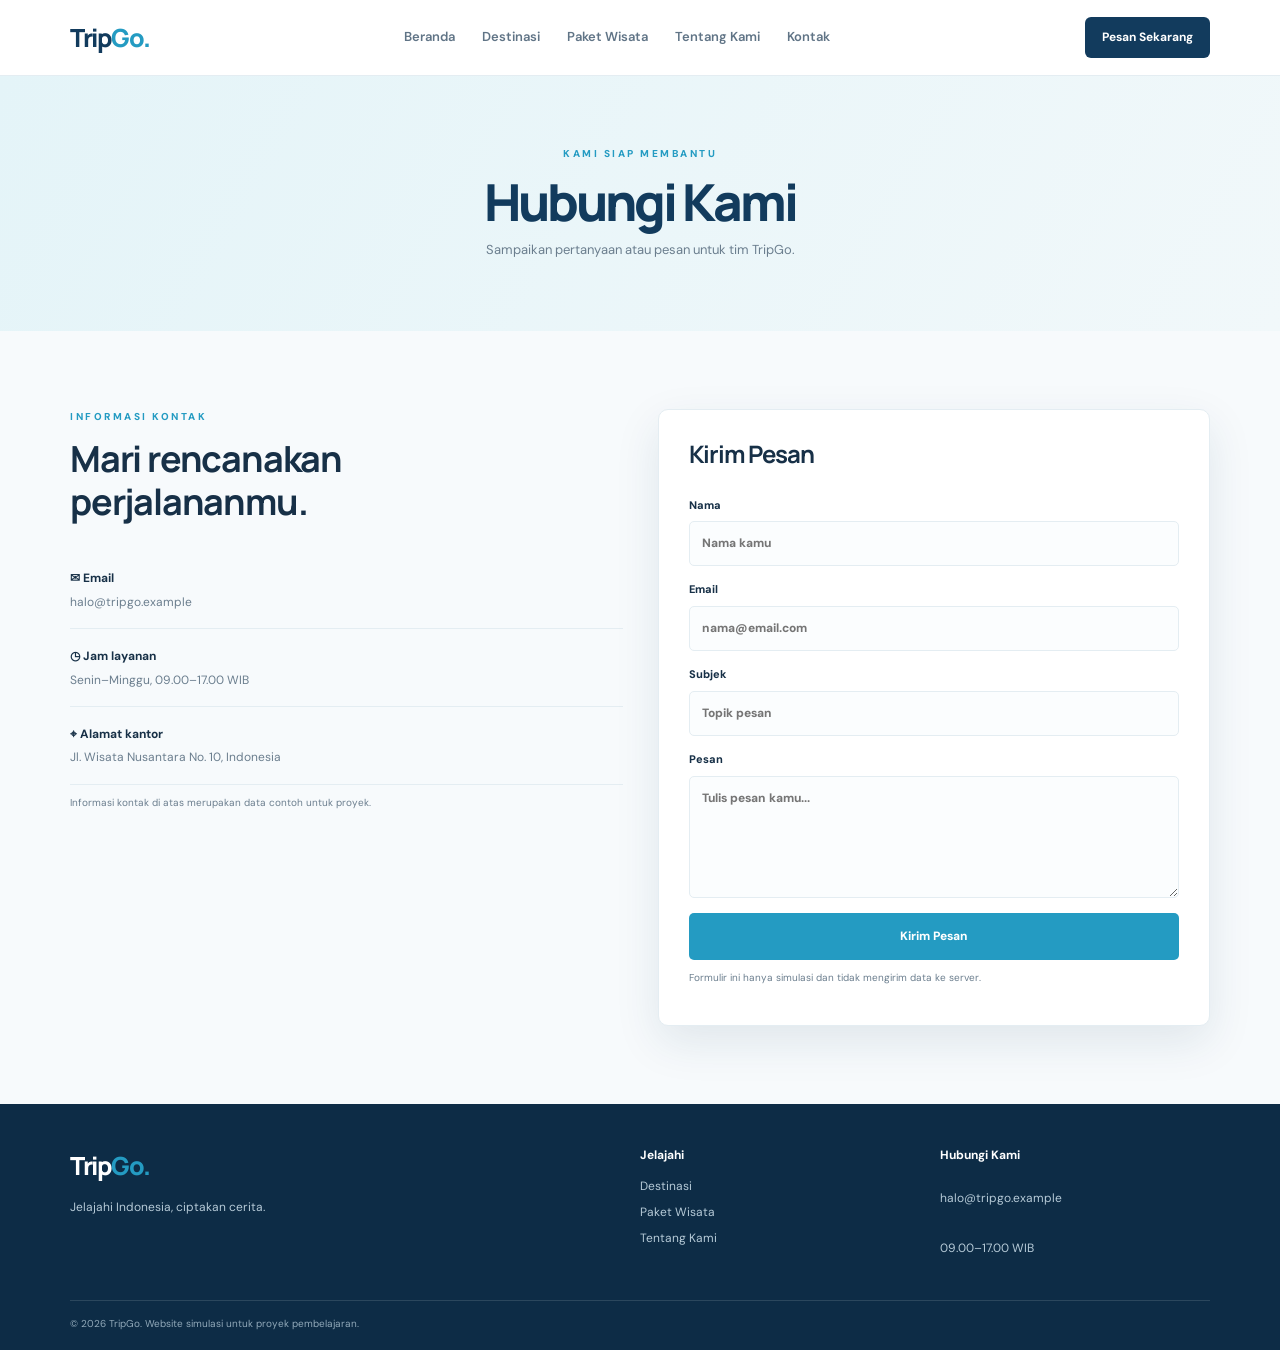
<file: kontak.html>
<!DOCTYPE html>
<html lang="id">
<head>
  <meta charset="UTF-8">
  <meta name="viewport" content="width=device-width, initial-scale=1.0">
  <title>Kontak | TripGo</title>
  <link rel="stylesheet" href="css/style.css">
</head>
<body>

  <!-- Header & Navigasi -->
  <header class="header">
    <nav class="nav wrap">
      <a class="logo" href="index.html">Trip<span>Go.</span></a>
      <button class="menu-toggle" aria-label="Buka menu">☰</button>
      <div class="nav-links">
        <a href="index.html">Beranda</a>
        <a href="destinasi.html">Destinasi</a>
        <a href="paket.html">Paket Wisata</a>
        <a href="tentang.html">Tentang Kami</a>
        <a href="kontak.html" class="active">Kontak</a>
      </div>
      <a class="nav-cta" href="pemesanan.html">Pesan Sekarang</a>
    </nav>
  </header>

  <!-- Konten Utama -->
  <main>
    <!-- Banner Halaman -->
    <section class="page-banner">
      <div class="wrap">
        <span class="kicker">KAMI SIAP MEMBANTU</span>
        <h1>Hubungi Kami</h1>
        <p>Sampaikan pertanyaan atau pesan untuk tim TripGo.</p>
      </div>
    </section>

    <!-- Bagian Informasi Kontak & Formulir -->
    <section class="section wrap contact-layout">
      <!-- Informasi Kontak -->
      <div>
        <span class="kicker">INFORMASI KONTAK</span>
        <h2>Mari rencanakan<br>perjalananmu.</h2>
        <div class="contact-detail">
          <b>✉ Email</b>
          <p>halo@tripgo.example</p>
        </div>
        <div class="contact-detail">
          <b>◷ Jam layanan</b>
          <p>Senin–Minggu, 09.00–17.00 WIB</p>
        </div>
        <div class="contact-detail">
          <b>⌖ Alamat kantor</b>
          <p>Jl. Wisata Nusantara No. 10, Indonesia</p>
        </div>
        <p class="fine">Informasi kontak di atas merupakan data contoh untuk proyek.</p>
      </div>

      <!-- Formulir Pesan -->
      <form class="form-card" id="contact-form">
        <h2>Kirim Pesan</h2>
        
        <label>
          Nama
          <input id="contact-name" required placeholder="Nama kamu">
        </label>
        
        <label>
          Email
          <input id="contact-email" type="email" required placeholder="nama@email.com">
        </label>
        
        <label>
          Subjek
          <input id="contact-subject" required placeholder="Topik pesan">
        </label>
        
        <label>
          Pesan
          <textarea id="contact-message" rows="5" required placeholder="Tulis pesan kamu..."></textarea>
        </label>
        
        <button class="btn primary full" type="submit">Kirim Pesan</button>
        <p class="fine">Formulir ini hanya simulasi dan tidak mengirim data ke server.</p>
      </form>
    </section>
  </main>

  <!-- Footer -->
  <footer class="footer">
    <div class="wrap footer-inner">
      <div>
        <a class="logo light" href="index.html">Trip<span>Go.</span></a>
        <p>Jelajahi Indonesia, ciptakan cerita.</p>
      </div>
      <div>
        <strong>Jelajahi</strong>
        <a href="destinasi.html">Destinasi</a>
        <a href="paket.html">Paket Wisata</a>
        <a href="tentang.html">Tentang Kami</a>
      </div>
      <div>
        <strong>Hubungi Kami</strong>
        <p>halo@tripgo.example</p>
        <p>09.00–17.00 WIB</p>
      </div>
    </div>
    <div class="wrap copyright">
      © <span class="year"></span> TripGo. Website simulasi untuk proyek pembelajaran.
    </div>
  </footer>

  <!-- Komponen Pendukung (Toast & Modal) -->
  <div class="toast" id="toast" role="status"></div>
  <div class="modal-backdrop" id="modal" aria-hidden="true">
    <section class="modal" role="dialog" aria-modal="true" aria-labelledby="modal-title">
      <button class="modal-close" id="modal-close" aria-label="Tutup">×</button>
      <div id="modal-content"></div>
    </section>
  </div>

  <!-- Berkas JavaScript -->
  <script src="js/data.js"></script>
  <script src="js/script.js"></script>
</body>
</html>
</file>
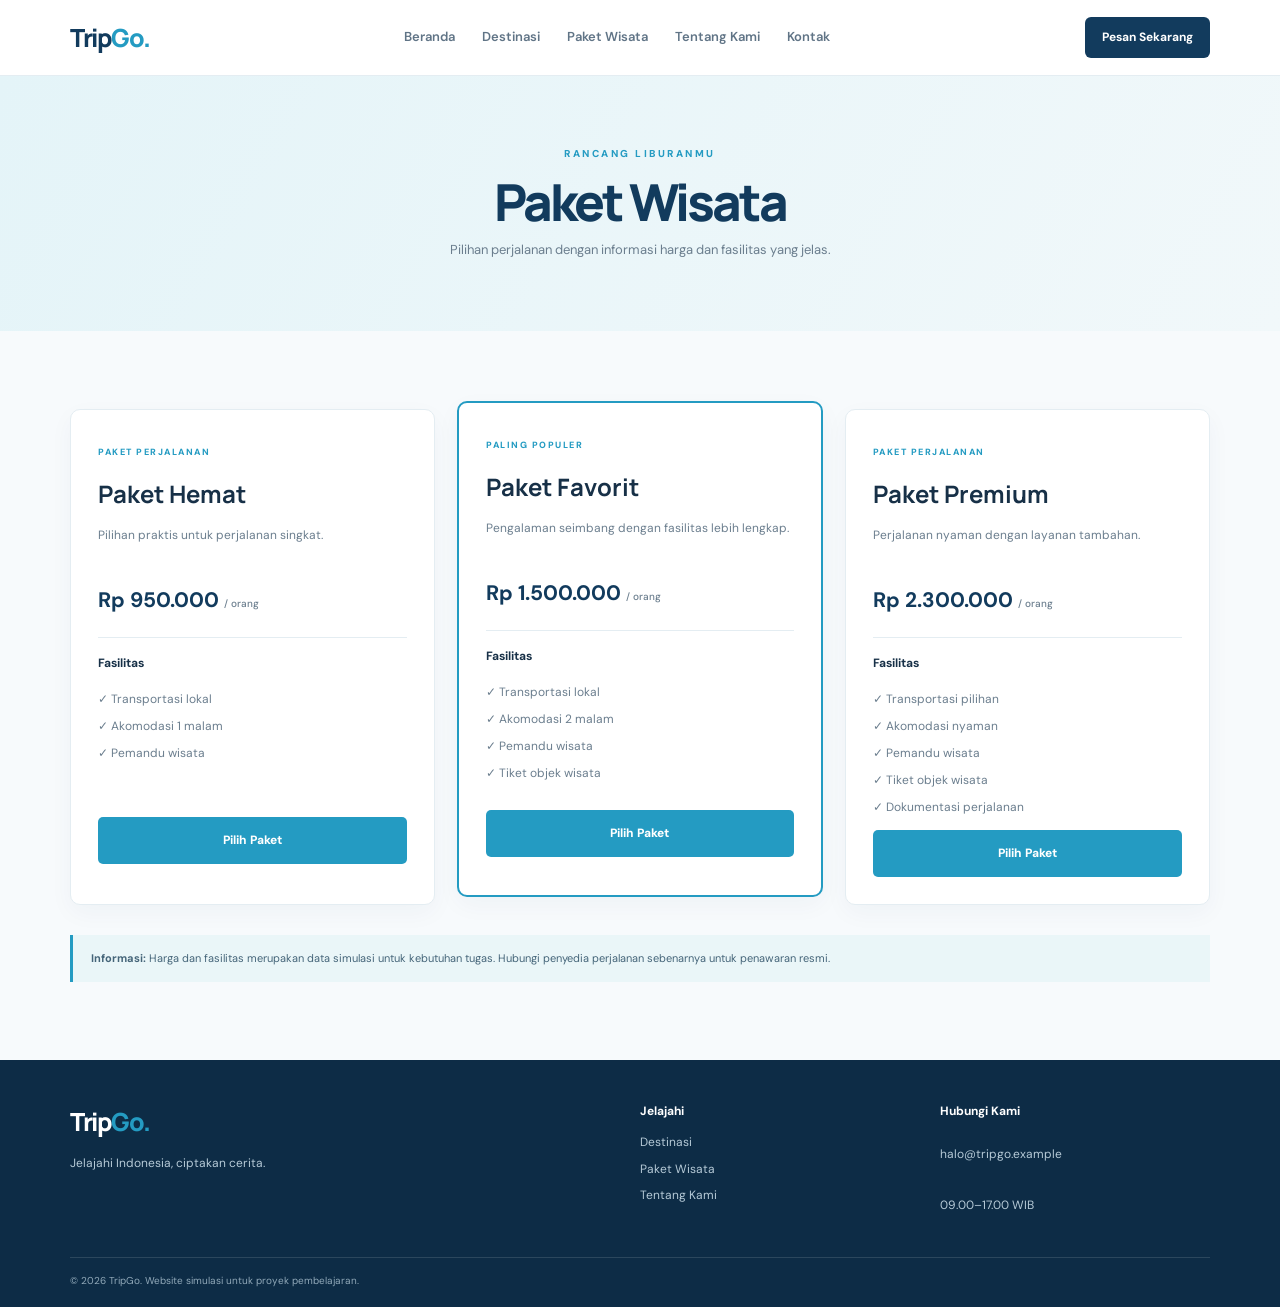
<file: paket.html>
<!DOCTYPE html>
<html lang="id">
<head>
  <meta charset="UTF-8">
  <meta name="viewport" content="width=device-width, initial-scale=1.0">
  <title>Paket Wisata | TripGo</title>
  <link rel="stylesheet" href="css/style.css">
</head>
<body>

  <!-- Header & Navigasi -->
  <header class="header">
    <nav class="nav wrap">
      <a class="logo" href="index.html">Trip<span>Go.</span></a>
      <button class="menu-toggle" aria-label="Buka menu">☰</button>
      <div class="nav-links">
        <a href="index.html">Beranda</a>
        <a href="destinasi.html">Destinasi</a>
        <a href="paket.html">Paket Wisata</a>
        <a href="tentang.html">Tentang Kami</a>
        <a href="kontak.html">Kontak</a>
      </div>
      <a class="nav-cta" href="pemesanan.html">Pesan Sekarang</a>
    </nav>
  </header>

  <!-- Konten Utama -->
  <main>
    <!-- Banner Halaman -->
    <section class="page-banner">
      <div class="wrap">
        <span class="kicker">RANCANG LIBURANMU</span>
        <h1>Paket Wisata</h1>
        <p>Pilihan perjalanan dengan informasi harga dan fasilitas yang jelas.</p>
      </div>
    </section>

    <!-- Daftar Paket Wisata -->
    <section class="section wrap">
      <div class="cards package-cards" id="package-list"></div>
      <div class="notice">
        <strong>Informasi:</strong> Harga dan fasilitas merupakan data simulasi untuk kebutuhan tugas. Hubungi penyedia perjalanan sebenarnya untuk penawaran resmi.
      </div>
    </section>
  </main>

  <!-- Footer -->
  <footer class="footer">
    <div class="wrap footer-inner">
      <div>
        <a class="logo light" href="index.html">Trip<span>Go.</span></a>
        <p>Jelajahi Indonesia, ciptakan cerita.</p>
      </div>
      <div>
        <strong>Jelajahi</strong>
        <a href="destinasi.html">Destinasi</a>
        <a href="paket.html">Paket Wisata</a>
        <a href="tentang.html">Tentang Kami</a>
      </div>
      <div>
        <strong>Hubungi Kami</strong>
        <p>halo@tripgo.example</p>
        <p>09.00–17.00 WIB</p>
      </div>
    </div>
    <div class="wrap copyright">
      © <span class="year"></span> TripGo. Website simulasi untuk proyek pembelajaran.
    </div>
  </footer>

  <!-- Komponen Pendukung (Toast & Modal) -->
  <div class="toast" id="toast" role="status"></div>
  <div class="modal-backdrop" id="modal" aria-hidden="true">
    <section class="modal" role="dialog" aria-modal="true" aria-labelledby="modal-title">
      <button class="modal-close" id="modal-close" aria-label="Tutup">×</button>
      <div id="modal-content"></div>
    </section>
  </div>

  <!-- Berkas JavaScript -->
  <script src="js/data.js"></script>
  <script src="js/script.js"></script>
</body>
</html>
</file>
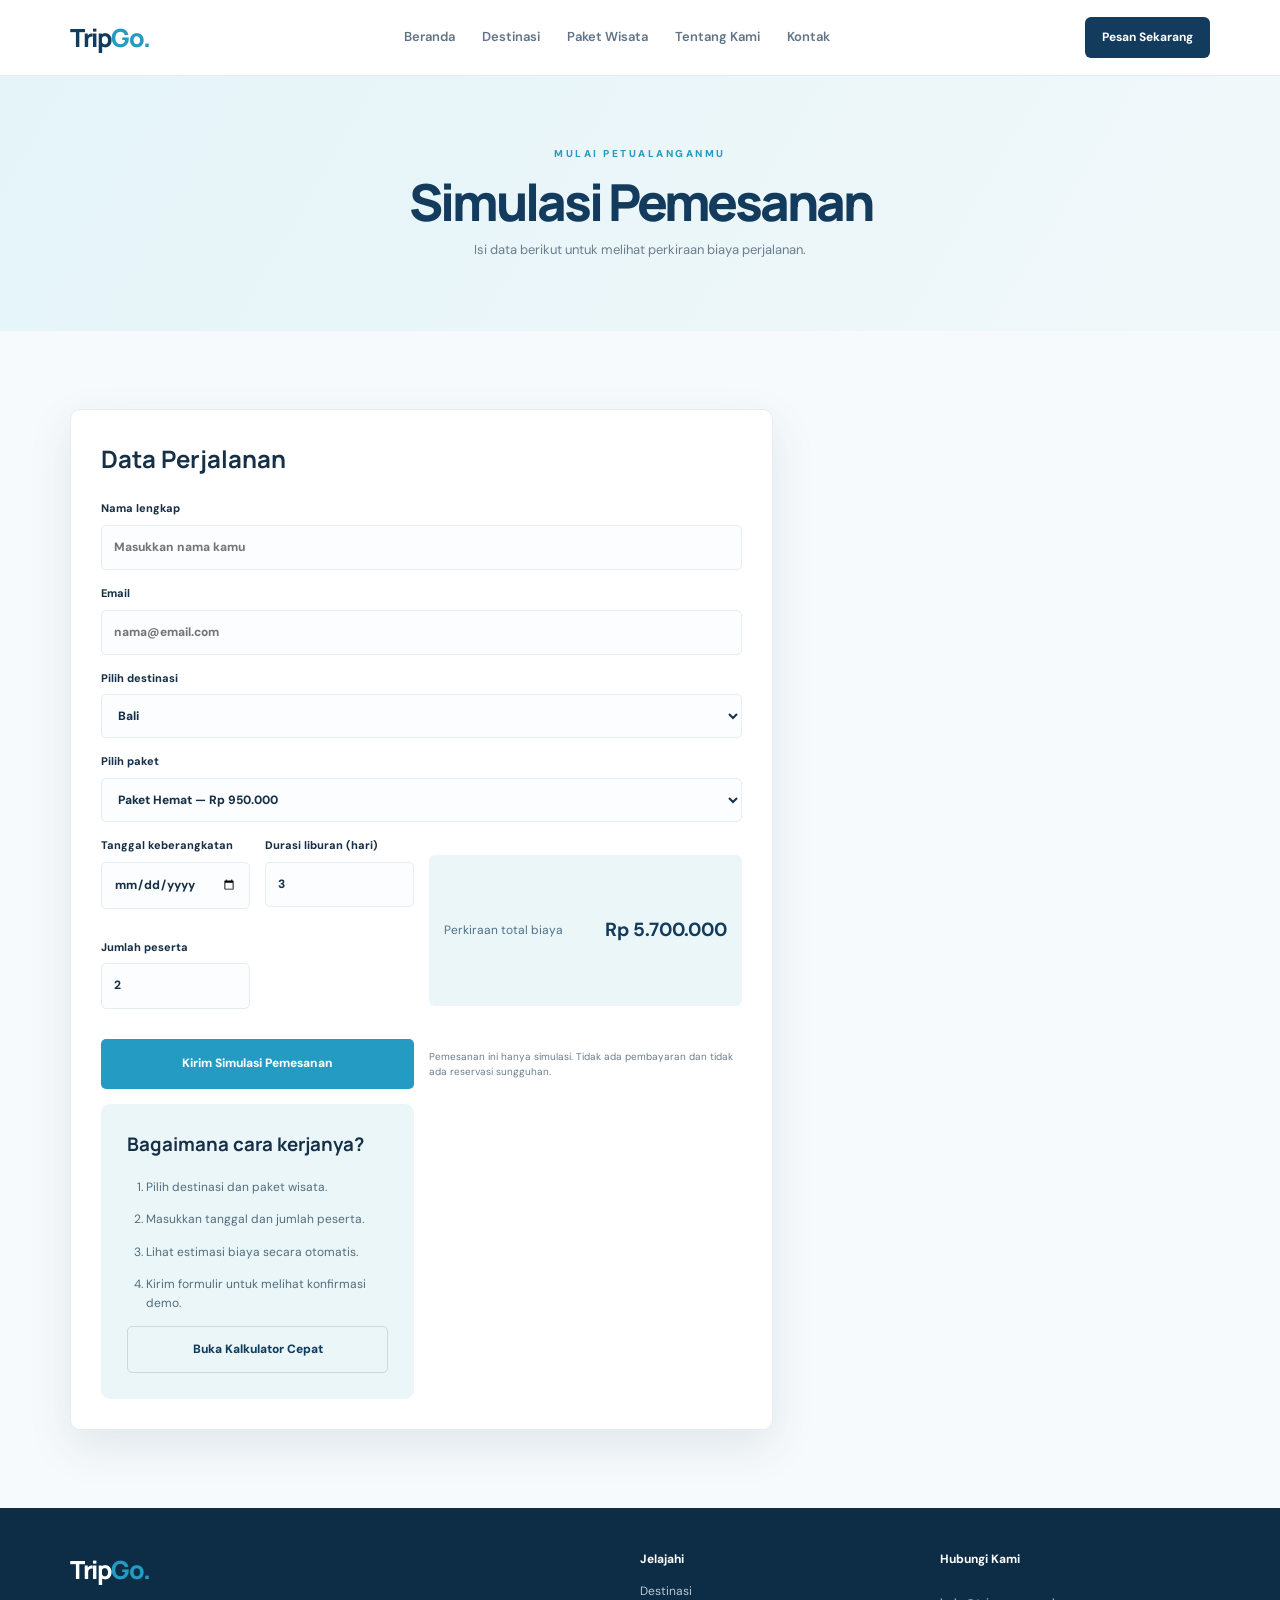
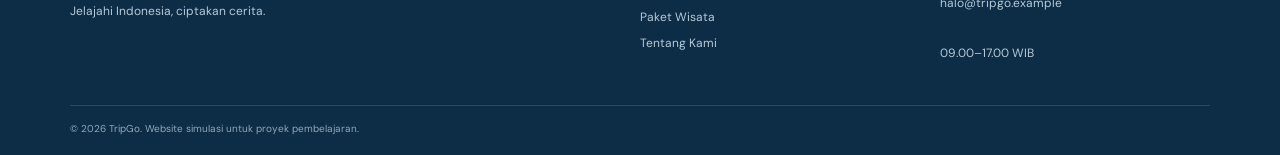
<file: pemesanan.html>
<!DOCTYPE html>
<html lang="id">
<head>
  <meta charset="UTF-8">
  <meta name="viewport" content="width=device-width, initial-scale=1.0">
  <title>Pemesanan | TripGo</title>
  <link rel="stylesheet" href="css/style.css">
</head>
<body>

  <!-- Header & Navigasi -->
  <header class="header">
    <nav class="nav wrap">
      <a class="logo" href="index.html">Trip<span>Go.</span></a>
      <button class="menu-toggle" aria-label="Buka menu">☰</button>
      <div class="nav-links">
        <a href="index.html">Beranda</a>
        <a href="destinasi.html">Destinasi</a>
        <a href="paket.html">Paket Wisata</a>
        <a href="tentang.html">Tentang Kami</a>
        <a href="kontak.html">Kontak</a>
      </div>
      <a class="nav-cta" href="pemesanan.html">Pesan Sekarang</a>
    </nav>
  </header>

  <!-- Konten Utama -->
  <main>
    <!-- Banner Halaman -->
    <section class="page-banner">
      <div class="wrap">
        <span class="kicker">MULAI PETUALANGANMU</span>
        <h1>Simulasi Pemesanan</h1>
        <p>Isi data berikut untuk melihat perkiraan biaya perjalanan.</p>
      </div>
    </section>

    <!-- Bagian Formulir Pemesanan & Panduan -->
    <section class="section wrap booking-layout">
      <!-- Formulir Pemesanan -->
      <form class="form-card" id="booking-form">
        <h2>Data Perjalanan</h2>

        <label>
          Nama lengkap
          <input id="booking-name" required placeholder="Masukkan nama kamu">
        </label>

        <label>
          Email
          <input id="booking-email" type="email" required placeholder="nama@email.com">
        </label>

        <label>
          Pilih destinasi
          <select id="booking-destination" required></select>
        </label>

        <label>
          Pilih paket
          <select id="booking-package" required></select>
        </label>

        <div class="form-row">
  <div class="form-row">
  <label>Tanggal keberangkatan
    <input id="booking-date" type="date" required>
  </label>

  <label>Durasi liburan (hari)
    <input id="booking-days"
      type="number" min="1" max="30" value="3" required>
  </label>

  <label>Jumlah peserta
    <input id="booking-people"
      type="number" min="1" max="20" value="2" required>
  </label>
</div>

        <div class="estimate">
          <span>Perkiraan total biaya</span>
          <strong id="estimate-total">Rp0</strong>
        </div>

        <button class="btn primary full" type="submit">Kirim Simulasi Pemesanan</button>
        <p class="fine">Pemesanan ini hanya simulasi. Tidak ada pembayaran dan tidak ada reservasi sungguhan.</p>
      </form>

      <!-- Sidebar Panduan & Kalkulator -->
      <aside class="booking-aside">
        <h3>Bagaimana cara kerjanya?</h3>
        <ol>
          <li>Pilih destinasi dan paket wisata.</li>
          <li>Masukkan tanggal dan jumlah peserta.</li>
          <li>Lihat estimasi biaya secara otomatis.</li>
          <li>Kirim formulir untuk melihat konfirmasi demo.</li>
        </ol>
        <button class="btn outline full" data-modal="kalkulator">Buka Kalkulator Cepat</button>
      </aside>
    </section>
  </main>

  <!-- Footer -->
  <footer class="footer">
    <div class="wrap footer-inner">
      <div>
        <a class="logo light" href="index.html">Trip<span>Go.</span></a>
        <p>Jelajahi Indonesia, ciptakan cerita.</p>
      </div>
      <div>
        <strong>Jelajahi</strong>
        <a href="destinasi.html">Destinasi</a>
        <a href="paket.html">Paket Wisata</a>
        <a href="tentang.html">Tentang Kami</a>
      </div>
      <div>
        <strong>Hubungi Kami</strong>
        <p>halo@tripgo.example</p>
        <p>09.00–17.00 WIB</p>
      </div>
    </div>
    <div class="wrap copyright">
      © <span class="year"></span> TripGo. Website simulasi untuk proyek pembelajaran.
    </div>
  </footer>

  <!-- Komponen Pendukung (Toast & Modal) -->
  <div class="toast" id="toast" role="status"></div>
  <div class="modal-backdrop" id="modal" aria-hidden="true">
    <section class="modal" role="dialog" aria-modal="true" aria-labelledby="modal-title">
      <button class="modal-close" id="modal-close" aria-label="Tutup">×</button>
      <div id="modal-content"></div>
    </section>
  </div>

  <!-- Berkas JavaScript -->
  <script src="js/data.js"></script>
  <script src="js/script.js"></script>
</body>
</html>
</file>
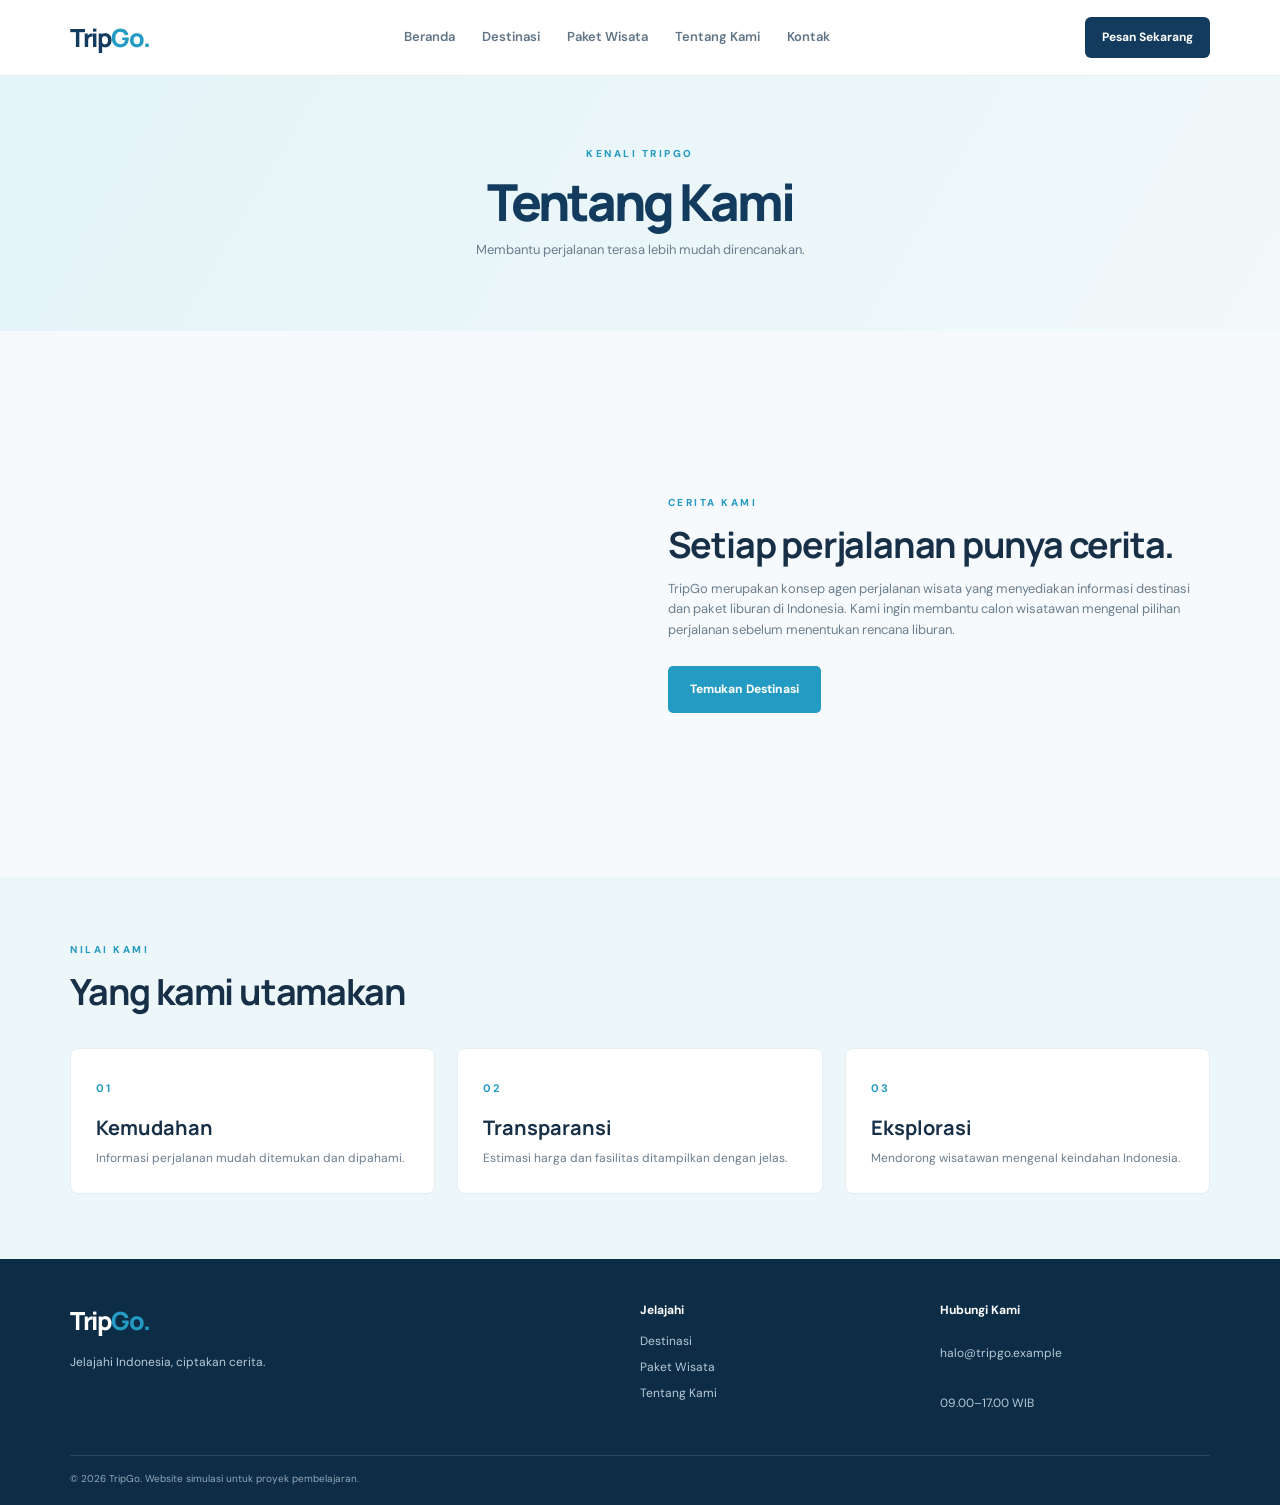
<file: tentang.html>
<!DOCTYPE html>
<html lang="id">
<head>
  <meta charset="UTF-8">
  <meta name="viewport" content="width=device-width, initial-scale=1.0">
  <title>Tentang Kami | TripGo</title>
  <link rel="stylesheet" href="css/style.css">
</head>
<body>

  <!-- Header & Navigasi -->
  <header class="header">
    <nav class="nav wrap">
      <a class="logo" href="index.html">Trip<span>Go.</span></a>
      <button class="menu-toggle" aria-label="Buka menu">☰</button>
      <div class="nav-links">
        <a href="index.html">Beranda</a>
        <a href="destinasi.html">Destinasi</a>
        <a href="paket.html">Paket Wisata</a>
        <a href="tentang.html" class="active">Tentang Kami</a>
        <a href="kontak.html">Kontak</a>
      </div>
      <a class="nav-cta" href="pemesanan.html">Pesan Sekarang</a>
    </nav>
  </header>

  <!-- Konten Utama -->
  <main>
    <!-- Banner Halaman -->
    <section class="page-banner">
      <div class="wrap">
        <span class="kicker">KENALI TRIPGO</span>
        <h1>Tentang Kami</h1>
        <p>Membantu perjalanan terasa lebih mudah direncanakan.</p>
      </div>
    </section>

    <!-- Bagian Cerita Kami & Layout Tentang -->
    <section class="section wrap about-layout">
      <div class="about-image"></div>
      <div>
        <span class="kicker">CERITA KAMI</span>
        <h2>Setiap perjalanan punya cerita.</h2>
        <p>TripGo merupakan konsep agen perjalanan wisata yang menyediakan informasi destinasi dan paket liburan di Indonesia. Kami ingin membantu calon wisatawan mengenal pilihan perjalanan sebelum menentukan rencana liburan.</p>
        <a class="btn primary" href="destinasi.html">Temukan Destinasi</a>
      </div>
    </section>

    <!-- Bagian Nilai Kami -->
    <section class="soft-section">
      <div class="wrap">
        <div class="section-head">
          <div>
            <span class="kicker">NILAI KAMI</span>
            <h2>Yang kami utamakan</h2>
          </div>
        </div>
        <div class="features">
          <article>
            <b>01</b>
            <h3>Kemudahan</h3>
            <p>Informasi perjalanan mudah ditemukan dan dipahami.</p>
          </article>
          <article>
            <b>02</b>
            <h3>Transparansi</h3>
            <p>Estimasi harga dan fasilitas ditampilkan dengan jelas.</p>
          </article>
          <article>
            <b>03</b>
            <h3>Eksplorasi</h3>
            <p>Mendorong wisatawan mengenal keindahan Indonesia.</p>
          </article>
        </div>
      </div>
    </section>
  </main>

  <!-- Footer -->
  <footer class="footer">
    <div class="wrap footer-inner">
      <div>
        <a class="logo light" href="index.html">Trip<span>Go.</span></a>
        <p>Jelajahi Indonesia, ciptakan cerita.</p>
      </div>
      <div>
        <strong>Jelajahi</strong>
        <a href="destinasi.html">Destinasi</a>
        <a href="paket.html">Paket Wisata</a>
        <a href="tentang.html">Tentang Kami</a>
      </div>
      <div>
        <strong>Hubungi Kami</strong>
        <p>halo@tripgo.example</p>
        <p>09.00–17.00 WIB</p>
      </div>
    </div>
    <div class="wrap copyright">
      © <span class="year"></span> TripGo. Website simulasi untuk proyek pembelajaran.
    </div>
  </footer>

  <!-- Komponen Pendukung (Toast & Modal) -->
  <div class="toast" id="toast" role="status"></div>
  <div class="modal-backdrop" id="modal" aria-hidden="true">
    <section class="modal" role="dialog" aria-modal="true" aria-labelledby="modal-title">
      <button class="modal-close" id="modal-close" aria-label="Tutup">×</button>
      <div id="modal-content"></div>
    </section>
  </div>

  <!-- Berkas JavaScript -->
  <script src="js/data.js"></script>
  <script src="js/script.js"></script>
</body>
</html>
</file>
<file: css/style.css>
@import url('https://fonts.googleapis.com/css2?family=DM+Sans:wght@400;500;600;700;800&family=Manrope:wght@400;500;600;700;800&display=swap');
:root{--navy:#123b5d;--blue:#249bc2;--sky:#d9f0f3;--paper:#f7fafc;--white:#fff;--ink:#173047;--muted:#6b7e8e;--line:#e4edf2;--shadow:0 16px 45px rgba(18,59,93,.10)}
*{box-sizing:border-box}html{scroll-behavior:smooth}body{margin:0;background:var(--paper);color:var(--ink);font-family:'DM Sans',sans-serif;line-height:1.6}a{color:inherit;text-decoration:none}button,input,select,textarea{font:inherit}.wrap{width:min(1140px,calc(100% - 44px));margin:auto}
.header{height:76px;background:rgba(255,255,255,.96);position:sticky;top:0;z-index:20;border-bottom:1px solid var(--line);backdrop-filter:blur(12px)}.nav{height:100%;display:flex;align-items:center;justify-content:space-between;gap:24px}.logo{font-family:Manrope,sans-serif;font-size:25px;font-weight:800;letter-spacing:-1.5px;color:var(--navy)}.logo span{color:var(--blue)}.nav-links{display:flex;gap:27px}.nav-links a{font-size:13px;color:#607486;font-weight:600}.nav-links a:hover{color:var(--blue)}.nav-cta{background:var(--navy);color:white;border-radius:6px;padding:11px 17px;font-size:12px;font-weight:700}.menu-toggle{display:none;background:none;border:0;font-size:25px;color:var(--navy)}
.hero{min-height:590px;position:relative;display:flex;align-items:center;color:white;background:#123b5d url('https://images.unsplash.com/photo-1530789253388-582c481c54b0?w=1900') center/cover}.hero-shade{position:absolute;inset:0;background:linear-gradient(90deg,rgba(9,39,64,.88),rgba(9,39,64,.35))}.hero-content{position:relative;padding:90px 0}.kicker{font-size:10px;letter-spacing:2.5px;font-weight:800;color:var(--blue);display:block;margin-bottom:12px}.hero .kicker,.pale{color:#b9e9f5}.hero h1,.page-banner h1{font-family:Manrope,sans-serif;font-size:clamp(44px,7vw,76px);line-height:1.1;letter-spacing:-3px;margin:0 0 20px;font-weight:800}.hero h1 em{font-style:normal;color:#9ee4f3}.hero-content>p{max-width:500px;color:#e2edf4;font-size:15px}.hero-actions{display:flex;gap:12px;margin-top:28px}.btn{display:inline-flex;justify-content:center;align-items:center;padding:13px 21px;border-radius:5px;border:1px solid transparent;font-size:12px;font-weight:800;cursor:pointer;transition:.2s}.btn:hover{transform:translateY(-2px)}.primary{background:var(--blue);color:white}.primary:hover{background:var(--navy)}.ghost{background:transparent;color:white;border-color:#ffffffa8}.white{background:white;color:var(--navy)}.outline{background:transparent;color:var(--navy);border-color:#c7d9e4}.full{width:100%}
.section{padding-top:78px;padding-bottom:78px}.section-head{display:flex;align-items:end;justify-content:space-between;margin-bottom:27px}.section-head h2,.about-layout h2,.contact-layout h2{font-family:Manrope,sans-serif;font-size:36px;line-height:1.2;letter-spacing:-1.2px;margin:0 0 8px}.section-head p{color:var(--muted);font-size:13px;margin:0}.more,.text-button{font-size:12px;color:var(--blue);font-weight:800}.cards{display:grid;grid-template-columns:repeat(3,1fr);gap:22px}.destination-card{background:white;border:1px solid var(--line);border-radius:10px;overflow:hidden;box-shadow:0 5px 20px rgba(18,59,93,.035);transition:.25s}.destination-card:hover{transform:translateY(-5px);box-shadow:var(--shadow)}.card-image{height:215px;position:relative;overflow:hidden;background:var(--sky)}.card-image img{width:100%;height:100%;object-fit:cover;transition:.4s}.destination-card:hover img{transform:scale(1.05)}.card-image span{position:absolute;left:14px;top:14px;background:white;color:var(--navy);font-size:10px;font-weight:800;padding:6px 11px;border-radius:20px}.card-body{padding:19px}.card-body small{color:var(--muted);font-size:10px}.card-body h3{font-family:Manrope,sans-serif;font-size:22px;margin:5px 0}.card-body p{font-size:12px;color:var(--muted);min-height:58px;margin:0 0 15px}.card-bottom{display:flex;align-items:center;justify-content:space-between;gap:8px;border-top:1px solid var(--line);padding-top:14px}.card-bottom strong{font-size:12px}.text-button{background:none;border:0;cursor:pointer}
.promo{background:var(--navy);color:white;padding:70px 0;overflow:hidden}.promo-inner{display:flex;align-items:center;justify-content:space-between}.promo h2{font-family:Manrope,sans-serif;font-size:43px;line-height:1.15;letter-spacing:-1.5px;margin:0}.promo p{font-size:13px;color:#d2e2ec}.promo-mark{font-family:Manrope,sans-serif;font-weight:800;font-size:170px;color:#ffffff16;letter-spacing:-15px}.promo-mark span{color:#9ee4f344}.features{display:grid;grid-template-columns:repeat(3,1fr);gap:22px}.features article{padding:25px;background:white;border:1px solid var(--line);border-radius:8px}.features b{font-size:11px;color:var(--blue);letter-spacing:2px}.features h3{font-family:Manrope,sans-serif;font-size:20px;margin:12px 0 5px}.features p{font-size:12px;color:var(--muted);margin:0}
.footer{background:#0d2c46;color:#dce9f0;padding:42px 0 18px}.footer-inner{display:grid;grid-template-columns:2fr 1fr 1fr;gap:30px;padding-bottom:30px}.light{color:white}.footer p,.footer a:not(.logo){font-size:12px;color:#b6cad7}.footer-inner>div:not(:first-child){display:flex;flex-direction:column;gap:7px}.footer-inner strong{font-size:12px;color:white;margin-bottom:5px}.copyright{border-top:1px solid #ffffff20;padding-top:15px;font-size:10px;color:#91a9b9}
.page-banner{background:linear-gradient(120deg,#e4f4f8,#f1f8fa);padding:70px 0;text-align:center}.page-banner h1{font-size:51px;color:var(--navy);margin-bottom:10px}.page-banner p{font-size:13px;color:var(--muted);margin:0}.toolbar{display:flex;justify-content:space-between;align-items:center;gap:18px;flex-wrap:wrap;margin-bottom:25px}.toolbar input{height:44px;width:min(340px,100%);padding:0 14px;border:1px solid var(--line);border-radius:5px;background:white;outline:none;font-size:12px}.filters{display:flex;gap:7px;flex-wrap:wrap}.filter{background:white;border:1px solid var(--line);border-radius:30px;padding:9px 15px;font-size:11px;color:var(--muted);cursor:pointer}.filter.active,.filter:hover{background:var(--navy);color:white;border-color:var(--navy)}.empty{grid-column:1/-1;text-align:center;background:white;padding:50px;border-radius:8px;color:var(--muted)}
.package-cards{grid-template-columns:repeat(3,1fr)}.package-card{background:white;border:1px solid var(--line);border-radius:10px;padding:27px;box-shadow:0 8px 24px rgba(18,59,93,.04)}.package-card:nth-child(2){border:2px solid var(--blue);transform:translateY(-8px)}.package-label{font-size:9px;font-weight:800;letter-spacing:1.5px;color:var(--blue)}.package-card h2{font-family:Manrope,sans-serif;font-size:24px;margin:13px 0 5px}.package-card>p{font-size:12px;color:var(--muted);min-height:38px}.package-price{display:block;font-size:21px;color:var(--navy);margin:20px 0}.package-price small{font-size:10px;color:var(--muted);font-weight:500}.package-card hr{border:0;border-top:1px solid var(--line)}.package-card h4{font-size:12px}.package-card ul{list-style:none;padding:0;min-height:115px;font-size:12px;color:var(--muted)}.package-card li{margin:8px 0}.notice{margin-top:30px;padding:15px 18px;background:#eaf6f8;border-left:3px solid var(--blue);font-size:11px;color:#456579}
.booking-layout,.contact-layout{display:grid;grid-template-columns:1.4fr .8fr;gap:35px;align-items:start}.form-card{background:white;border:1px solid var(--line);border-radius:10px;padding:30px;box-shadow:var(--shadow)}.form-card h2{font-family:Manrope,sans-serif;margin:0 0 22px;font-size:24px}.form-card label,.modal label{display:block;font-size:11px;font-weight:800;margin-bottom:15px}.form-card input,.form-card select,.form-card textarea,.modal input,.modal select{display:block;width:100%;margin-top:7px;border:1px solid var(--line);border-radius:5px;padding:12px;background:#fbfdfe;color:var(--ink);font-size:12px;outline:none}.form-card input:focus,.form-card select:focus,.form-card textarea:focus{border-color:var(--blue)}.form-row{display:grid;grid-template-columns:1fr 1fr;gap:15px}.estimate{display:flex;justify-content:space-between;align-items:center;background:#eaf6f8;border-radius:6px;padding:15px;margin:18px 0}.estimate span{font-size:12px;color:#4e7186}.estimate strong{font-size:19px;color:var(--navy)}.fine{font-size:10px;line-height:1.5;color:var(--muted)}.booking-aside{padding:26px;background:#eaf6f8;border-radius:9px}.booking-aside h3{font-family:Manrope,sans-serif;margin-top:0}.booking-aside ol{padding-left:19px;color:#526d7d;font-size:12px}.booking-aside li{margin:13px 0}.about-layout{display:grid;grid-template-columns:1fr 1fr;gap:55px;align-items:center}.about-image{min-height:390px;border-radius:10px;background:url('https://images.unsplash.com/photo-1518837695005-2083093ee35b?w=1000') center/cover}.about-layout p{font-size:13px;color:var(--muted)}.about-layout .btn{margin-top:12px}.soft-section{background:#edf7f9;padding:65px 0}.contact-layout{grid-template-columns:1fr 1fr}.contact-layout h2{margin-bottom:28px}.contact-detail{padding:13px 0;border-bottom:1px solid var(--line)}.contact-detail b{font-size:12px}.contact-detail p{font-size:12px;color:var(--muted);margin:3px 0}
.modal-backdrop{position:fixed;inset:0;background:rgba(7,28,44,.66);z-index:100;display:none;align-items:center;justify-content:center;padding:20px}.modal-backdrop.show{display:flex}.modal{position:relative;width:min(510px,100%);max-height:90vh;overflow:auto;background:white;border-radius:12px;padding:30px;box-shadow:0 25px 80px #071c2c55;animation:pop .2s ease}.modal-close{position:absolute;right:16px;top:12px;border:0;background:#edf5f8;color:var(--navy);width:32px;height:32px;border-radius:50%;font-size:22px;cursor:pointer}.modal h2{font-family:Manrope,sans-serif;font-size:25px;color:var(--navy);margin:0 35px 17px 0}.modal p{font-size:12px;color:var(--muted)}.modal-photo{width:100%;height:190px;object-fit:cover;border-radius:7px}.modal-meta{display:flex;gap:18px;flex-wrap:wrap;font-size:11px;color:var(--muted);padding:10px 0}.modal h3{font-size:13px}.modal ul,.steps{font-size:12px;color:var(--muted);padding-left:20px}.modal li{margin:7px 0}.modal-price{font-size:15px;font-weight:800;color:var(--blue);padding:12px 0 18px}.success-mark{width:48px;height:48px;border-radius:50%;display:grid;place-items:center;background:#e1f6ed;color:#168052;font-size:26px;font-weight:800;margin:10px 0}.receipt{background:#f1f8fa;padding:13px 16px;border-radius:7px}.receipt p{display:flex;justify-content:space-between;gap:15px;border-bottom:1px solid #dcebf0;padding:5px 0;margin:0}.receipt-total{font-size:13px!important;color:var(--navy)!important}.modal-open{overflow:hidden}.toast{position:fixed;bottom:22px;left:50%;transform:translate(-50%,20px);opacity:0;background:var(--navy);color:white;padding:12px 18px;border-radius:5px;font-size:12px;z-index:120;transition:.2s;pointer-events:none}.toast.show{opacity:1;transform:translate(-50%,0)}@keyframes pop{from{opacity:0;transform:translateY(10px) scale(.98)}to{opacity:1;transform:translateY(0) scale(1)}}
@media(max-width:800px){.nav-links{gap:13px}.nav-links a{font-size:11px}.cards,.package-cards{grid-template-columns:repeat(2,1fr)}.booking-layout,.contact-layout,.about-layout{gap:25px}.promo-mark{font-size:110px}}
@media(max-width:620px){.wrap{width:calc(100% - 30px)}.header{height:68px}.menu-toggle{display:block;margin-left:auto}.nav{gap:12px}.nav-links{display:none;position:absolute;top:68px;left:0;right:0;background:white;padding:18px 25px;box-shadow:var(--shadow);flex-direction:column}.nav-links.open{display:flex}.nav-cta{font-size:10px;padding:9px 11px}.logo{font-size:22px}.hero{min-height:520px}.hero-content{padding:70px 0}.hero h1{font-size:49px;letter-spacing:-2px}.hero-actions{flex-wrap:wrap}.section{padding:55px 0}.section-head{align-items:flex-start;flex-direction:column;gap:12px}.section-head h2,.about-layout h2,.contact-layout h2{font-size:30px}.cards,.package-cards,.features{grid-template-columns:1fr}.card-image{height:210px}.promo-inner{display:block}.promo h2{font-size:35px}.promo-mark{display:none}.page-banner{padding:52px 0}.page-banner h1{font-size:39px;letter-spacing:-1.5px}.package-card:nth-child(2){transform:none}.booking-layout,.contact-layout,.about-layout{grid-template-columns:1fr}.form-row{grid-template-columns:1fr}.about-image{min-height:270px}.footer-inner{grid-template-columns:1fr 1fr}.footer-inner>div:first-child{grid-column:1/-1}.modal{padding:25px 20px}}
</file>
